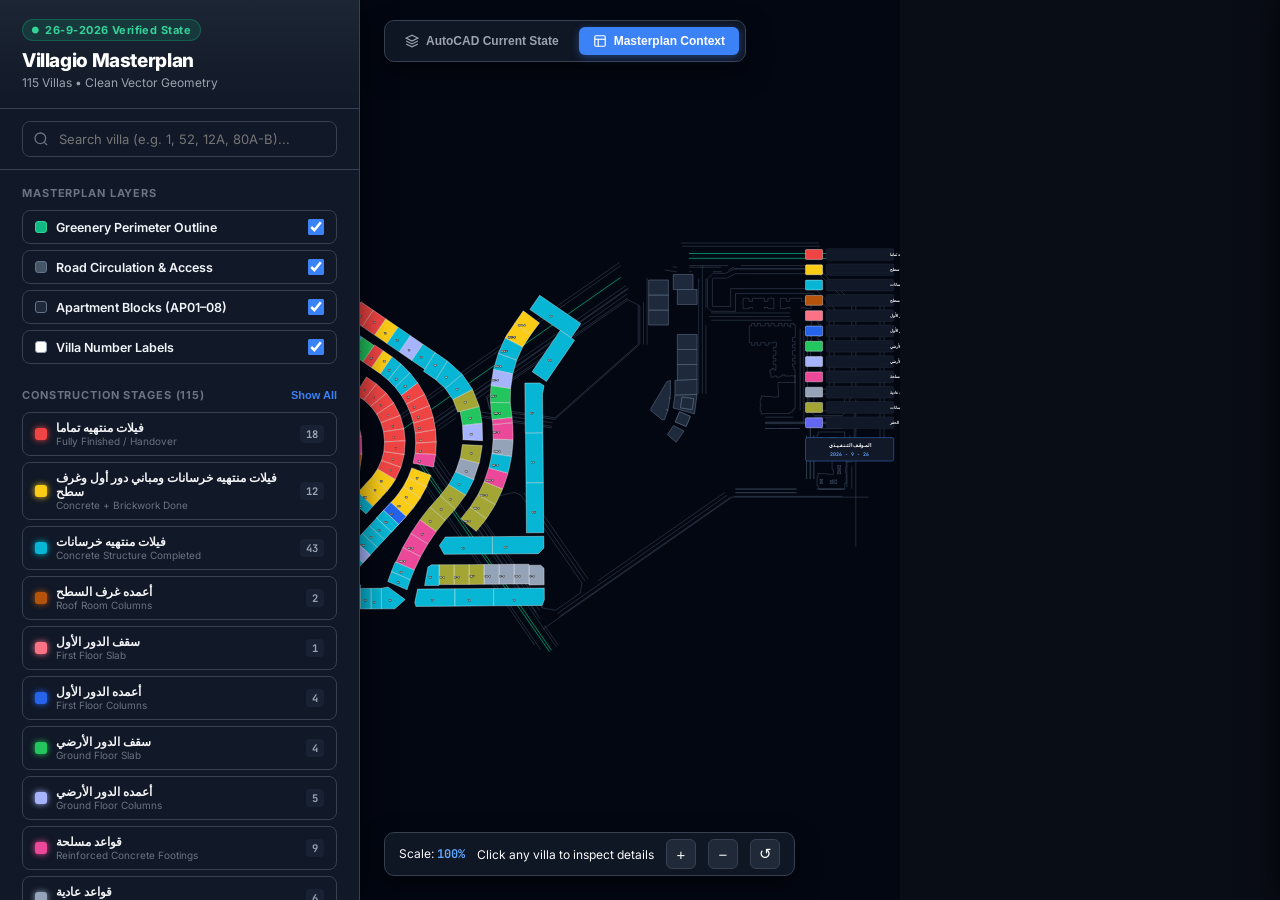
<file: cad-masterplan-viewer.html>
<!DOCTYPE html>
<html lang="en">
<head>
<meta charset="UTF-8"/>
<meta name="viewport" content="width=device-width, initial-scale=1.0"/>
<title>Villagio Masterplan — Precision CAD Vector Masterplan</title>
<link href="https://fonts.googleapis.com/css2?family=Inter:wght@300;400;500;600;700;800&family=JetBrains+Mono:wght@400;500;600;700&display=swap" rel="stylesheet"/>
<style>
  *, *::before, *::after { box-sizing: border-box; margin: 0; padding: 0; }
  :root {
    --bg: #090D16;
    --cad-bg: #030712;
    --surface: #111827;
    --surface-light: #1F2937;
    --surface-card: #182234;
    --border: #374151;
    --border-light: #4B5563;
    --text: #F9FAFB;
    --text-sec: #9CA3AF;
    --text-muted: #6B7280;
    --brand: #3B82F6;
    --brand-glow: rgba(59, 130, 246, 0.4);
    
    --road-color: #475569;
    --green-color: #10B981;
    --apt-color: #38BDF8;
  }

  body {
    font-family: 'Inter', sans-serif;
    background: var(--bg);
    color: var(--text);
    display: flex;
    height: 100vh;
    overflow: hidden;
  }

  /* SIDEBAR */
  .sidebar {
    width: 360px;
    background: var(--surface);
    border-right: 1px solid var(--border);
    display: flex;
    flex-direction: column;
    flex-shrink: 0;
    z-index: 20;
    box-shadow: 4px 0 24px rgba(0,0,0,0.5);
  }

  .sidebar-header {
    padding: 18px 22px;
    border-bottom: 1px solid var(--border);
    background: linear-gradient(180deg, rgba(31,41,55,0.8) 0%, rgba(17,24,39,0) 100%);
  }

  .badge-unified {
    display: inline-flex;
    align-items: center;
    gap: 6px;
    background: rgba(16, 185, 129, 0.15);
    border: 1px solid rgba(16, 185, 129, 0.3);
    color: #34D399;
    font-size: 11px;
    font-weight: 700;
    padding: 3px 9px;
    border-radius: 20px;
    margin-bottom: 8px;
    letter-spacing: 0.04em;
  }

  .title {
    font-size: 19px;
    font-weight: 800;
    color: #fff;
    letter-spacing: -0.02em;
  }

  .subtitle {
    font-size: 12px;
    color: var(--text-sec);
    margin-top: 3px;
  }

  .search-box {
    padding: 12px 22px;
    border-bottom: 1px solid var(--border);
    background: var(--surface);
  }

  .search-input-wrap {
    position: relative;
    width: 100%;
  }

  .search-input {
    width: 100%;
    background: #111827;
    border: 1.5px solid var(--border);
    color: #fff;
    padding: 9px 14px 9px 36px;
    border-radius: 8px;
    font-family: inherit;
    font-size: 13px;
    transition: all 0.2s;
  }

  .search-input:focus {
    outline: none;
    border-color: var(--brand);
    box-shadow: 0 0 0 3px var(--brand-glow);
  }

  .search-icon {
    position: absolute;
    left: 11px;
    top: 50%;
    transform: translateY(-50%);
    color: var(--text-muted);
    pointer-events: none;
  }

  .sidebar-content {
    flex: 1;
    overflow-y: auto;
    padding: 16px 22px;
    display: flex;
    flex-direction: column;
    gap: 18px;
  }

  .section-title {
    font-size: 11px;
    font-weight: 700;
    text-transform: uppercase;
    letter-spacing: 0.08em;
    color: var(--text-muted);
    margin-bottom: 10px;
    display: flex;
    justify-content: space-between;
    align-items: center;
  }

  /* LAYER TOGGLES */
  .layer-card {
    background: #111827;
    border: 1px solid var(--border);
    border-radius: 8px;
    padding: 8px 12px;
    display: flex;
    align-items: center;
    justify-content: space-between;
    cursor: pointer;
    transition: all 0.15s ease;
    user-select: none;
    margin-bottom: 6px;
  }

  .layer-card:hover {
    border-color: #4B5563;
  }

  .layer-info {
    display: flex;
    align-items: center;
    gap: 9px;
  }

  .layer-indicator {
    width: 12px;
    height: 12px;
    border-radius: 3px;
    flex-shrink: 0;
  }

  .layer-name {
    font-size: 12.5px;
    font-weight: 600;
    color: #F1F5F9;
  }

  .layer-checkbox {
    width: 16px;
    height: 16px;
    accent-color: var(--brand);
    cursor: pointer;
  }

  /* STAGES LIST */
  .stage-list {
    display: flex;
    flex-direction: column;
    gap: 6px;
  }

  .stage-item {
    background: #111827;
    border: 1px solid var(--border);
    border-radius: 8px;
    padding: 8px 12px;
    display: flex;
    align-items: center;
    justify-content: space-between;
    cursor: pointer;
    transition: all 0.15s ease;
  }

  .stage-item:hover {
    border-color: #4B5563;
    transform: translateX(2px);
  }

  .stage-item.active {
    border-color: var(--brand);
    background: rgba(59, 130, 246, 0.15);
  }

  .stage-dot {
    width: 12px;
    height: 12px;
    border-radius: 3px;
    flex-shrink: 0;
  }

  .stage-text-ar {
    font-size: 11.5px;
    font-weight: 700;
    color: #F3F4F6;
    direction: rtl;
    text-align: left;
  }

  .stage-text-en {
    font-size: 10px;
    color: var(--text-muted);
    white-space: nowrap;
    overflow: hidden;
    text-overflow: ellipsis;
  }

  .stage-count {
    font-family: 'JetBrains Mono', monospace;
    font-size: 10.5px;
    font-weight: 700;
    color: var(--text-sec);
    background: var(--surface-card);
    padding: 2px 6px;
    border-radius: 4px;
    flex-shrink: 0;
  }

  .reset-filter-btn {
    background: none;
    border: none;
    color: var(--brand);
    font-size: 11px;
    font-weight: 600;
    cursor: pointer;
  }
  .reset-filter-btn:hover { text-decoration: underline; }

  /* CANVAS WORKSPACE */
  .canvas-container {
    flex: 1;
    position: relative;
    overflow: hidden;
    background: var(--cad-bg);
    display: flex;
    align-items: center;
    justify-content: center;
    cursor: grab;
  }

  .canvas-container:active {
    cursor: grabbing;
  }

  #masterSvg {
    width: 100%;
    height: 100%;
    transform-origin: center center;
    transition: transform 0.05s ease-out;
  }

  /* SVG STYLES - CLEAN CAD ACCURACY (NO PURPLE SHROUD, NO WATER OVERFLOW) */
  .cad-greenery {
    fill: none;
    stroke: #10B981;
    stroke-width: 1.5;
    stroke-linecap: round;
    stroke-linejoin: round;
    filter: drop-shadow(0 0 6px rgba(16,185,129,0.3));
  }

  .cad-roads {
    fill: none;
    stroke: #475569;
    stroke-width: 1.0;
    stroke-linecap: round;
    stroke-linejoin: round;
  }

  .cad-apt {
    fill: #1E293B;
    stroke: #64748B;
    stroke-width: 1.2;
    stroke-linejoin: round;
  }

  /* VILLA INTERACTION */
  .villa-group {
    cursor: pointer;
    transition: opacity 0.2s ease;
  }

  .villa-poly {
    stroke: #FFFFFF;
    stroke-width: 0.8;
    stroke-linejoin: round;
    transition: all 0.18s ease;
  }

  .villa-label {
    font-family: 'Inter', sans-serif;
    font-size: 5px;
    font-weight: 800;
    fill: #FFFFFF;
    text-anchor: middle;
    dominant-baseline: central;
    pointer-events: none;
    paint-order: stroke;
    stroke: #000000;
    stroke-width: 1.2px;
    stroke-linecap: round;
    stroke-linejoin: round;
  }

  .villa-group:hover .villa-poly {
    filter: drop-shadow(0 0 8px #FFFFFF) brightness(1.3);
    stroke-width: 1.8;
  }

  .villa-group.selected .villa-poly {
    stroke: #38BDF8;
    stroke-width: 2.5;
    filter: drop-shadow(0 0 14px #38BDF8) brightness(1.4);
  }

  .villa-group.dimmed {
    opacity: 0.10;
  }

  /* TOP VIEW SWITCHER TOOLBAR */
  .top-toolbar {
    position: absolute;
    top: 20px;
    left: 24px;
    background: rgba(17, 24, 39, 0.92);
    backdrop-filter: blur(12px);
    border: 1px solid var(--border);
    border-radius: 10px;
    padding: 6px;
    display: flex;
    align-items: center;
    gap: 6px;
    box-shadow: 0 10px 25px rgba(0,0,0,0.5);
    z-index: 10;
  }

  .view-mode-btn {
    background: transparent;
    border: none;
    color: var(--text-sec);
    padding: 7px 14px;
    border-radius: 6px;
    font-size: 12px;
    font-weight: 600;
    cursor: pointer;
    display: flex;
    align-items: center;
    gap: 7px;
    transition: all 0.18s;
  }

  .view-mode-btn:hover {
    color: #fff;
    background: rgba(255,255,255,0.06);
  }

  .view-mode-btn.active {
    background: var(--brand);
    color: #fff;
    box-shadow: 0 2px 8px var(--brand-glow);
  }

  /* HUD */
  .hud {
    position: absolute;
    bottom: 24px;
    left: 24px;
    background: rgba(17, 24, 39, 0.92);
    backdrop-filter: blur(12px);
    border: 1px solid var(--border);
    border-radius: 10px;
    padding: 6px 14px;
    display: flex;
    align-items: center;
    gap: 12px;
    box-shadow: 0 10px 25px rgba(0,0,0,0.5);
    z-index: 10;
    font-size: 12px;
  }

  .hud-btn {
    background: #1F2937;
    border: 1px solid var(--border);
    color: var(--text);
    width: 30px;
    height: 30px;
    border-radius: 6px;
    display: flex;
    align-items: center;
    justify-content: center;
    font-size: 15px;
    cursor: pointer;
    transition: all 0.2s;
  }
  .hud-btn:hover { background: var(--brand); border-color: #60A5FA; }

  /* DETAILS DRAWER */
  .drawer {
    width: 380px;
    background: var(--surface);
    border-left: 1px solid var(--border);
    display: flex;
    flex-direction: column;
    flex-shrink: 0;
    z-index: 30;
    box-shadow: -4px 0 30px rgba(0,0,0,0.6);
    transform: translateX(100%);
    transition: transform 0.28s cubic-bezier(0.16, 1, 0.3, 1);
  }

  .drawer.open {
    transform: translateX(0);
  }

  .drawer-header {
    padding: 18px 24px;
    border-bottom: 1px solid var(--border);
    display: flex;
    justify-content: space-between;
    align-items: flex-start;
  }

  .drawer-close {
    background: #111827;
    border: 1px solid var(--border);
    color: var(--text-sec);
    width: 32px;
    height: 32px;
    border-radius: 8px;
    cursor: pointer;
    display: flex;
    align-items: center;
    justify-content: center;
    font-size: 18px;
    transition: all 0.2s;
  }
  .drawer-close:hover { background: #374151; color: #fff; }

  .drawer-content {
    flex: 1;
    overflow-y: auto;
    padding: 22px;
    display: flex;
    flex-direction: column;
    gap: 18px;
  }

  .unit-title-row {
    display: flex;
    align-items: center;
    gap: 10px;
  }

  .unit-number-tag {
    font-size: 26px;
    font-weight: 800;
    color: #fff;
    letter-spacing: -0.02em;
  }

  .unit-type-pill {
    background: rgba(59, 130, 246, 0.15);
    border: 1px solid rgba(59, 130, 246, 0.3);
    color: #60A5FA;
    font-size: 11px;
    font-weight: 700;
    padding: 3px 8px;
    border-radius: 12px;
  }

  /* STAGE BANNER */
  .stage-banner {
    border-radius: 10px;
    padding: 14px;
    border: 1px solid;
    display: flex;
    flex-direction: column;
    gap: 8px;
  }

  .stage-banner-header {
    display: flex;
    justify-content: space-between;
    align-items: center;
  }

  .stage-banner-title {
    font-size: 14px;
    font-weight: 700;
    color: #fff;
  }

  .stage-banner-ar {
    font-size: 13px;
    font-weight: 700;
    direction: rtl;
    text-align: left;
  }

  .progress-wrap {
    display: flex;
    flex-direction: column;
    gap: 6px;
  }

  .progress-labels {
    display: flex;
    justify-content: space-between;
    font-size: 11px;
    font-weight: 600;
  }

  .progress-track {
    width: 100%;
    height: 8px;
    background: rgba(255,255,255,0.1);
    border-radius: 6px;
    overflow: hidden;
  }

  .progress-fill {
    height: 100%;
    border-radius: 6px;
    transition: width 0.3s ease;
  }

  .specs-grid {
    display: grid;
    grid-template-columns: 1fr 1fr;
    gap: 10px;
  }

  .spec-card {
    background: #111827;
    border: 1px solid var(--border);
    border-radius: 8px;
    padding: 10px 12px;
  }

  .spec-label {
    font-size: 10.5px;
    color: var(--text-muted);
    text-transform: uppercase;
    letter-spacing: 0.04em;
    font-weight: 600;
  }

  .spec-val {
    font-size: 13px;
    font-weight: 700;
    color: #fff;
    margin-top: 3px;
  }

  .milestone-list {
    display: flex;
    flex-direction: column;
    gap: 8px;
  }

  .milestone-row {
    background: #111827;
    border: 1px solid var(--border);
    border-radius: 6px;
    padding: 8px 12px;
    display: flex;
    align-items: center;
    justify-content: space-between;
    font-size: 12px;
  }

  .milestone-done {
    color: #10B981;
    font-weight: 700;
  }

  .btn-action {
    width: 100%;
    padding: 11px;
    border-radius: 8px;
    font-weight: 700;
    font-size: 13px;
    cursor: pointer;
    border: none;
    transition: all 0.2s;
  }
  .btn-primary { background: var(--brand); color: #fff; }
  .btn-primary:hover { background: #2563EB; }
  .btn-sec { background: #1F2937; border: 1px solid var(--border); color: #fff; }
  .btn-sec:hover { background: #374151; }
</style>
</head>
<body>

<!-- SIDEBAR -->
<div class="sidebar">
  <div class="sidebar-header">
    <div class="badge-unified">
      <span style="font-family:'JetBrains Mono'">●</span> 26-9-2026 Verified State
    </div>
    <div class="title">Villagio Masterplan</div>
    <div class="subtitle">115 Villas • Clean Vector Geometry</div>
  </div>

  <!-- SEARCH -->
  <div class="search-box">
    <div class="search-input-wrap">
      <svg class="search-icon" width="16" height="16" viewBox="0 0 24 24" fill="none" stroke="currentColor" stroke-width="2">
        <circle cx="11" cy="11" r="8"></circle>
        <line x1="21" y1="21" x2="16.65" y2="16.65"></line>
      </svg>
      <input type="text" id="searchInput" class="search-input" placeholder="Search villa (e.g. 1, 52, 12A, 80A-B)..." autocomplete="off"/>
    </div>
  </div>

  <div class="sidebar-content">
    <!-- MASTERPLAN CONTEXT LAYERS -->
    <div>
      <div class="section-title">Masterplan Layers</div>
      
      <div class="layer-card" id="toggleGreen">
        <div class="layer-info">
          <div class="layer-indicator" style="background:#10B981; border: 1px solid #34D399;"></div>
          <span class="layer-name">Greenery Perimeter Outline</span>
        </div>
        <input type="checkbox" id="chkGreen" class="layer-checkbox" checked />
      </div>

      <div class="layer-card" id="toggleRoads">
        <div class="layer-info">
          <div class="layer-indicator" style="background:#475569; border: 1px solid #64748B;"></div>
          <span class="layer-name">Road Circulation & Access</span>
        </div>
        <input type="checkbox" id="chkRoads" class="layer-checkbox" checked />
      </div>

      <div class="layer-card" id="toggleApt">
        <div class="layer-info">
          <div class="layer-indicator" style="background:#1E293B; border: 1px solid #64748B;"></div>
          <span class="layer-name">Apartment Blocks (AP01–08)</span>
        </div>
        <input type="checkbox" id="chkApt" class="layer-checkbox" checked />
      </div>

      <div class="layer-card" id="toggleLabels">
        <div class="layer-info">
          <div class="layer-indicator" style="background:#FFFFFF; border: 1px solid #94A3B8;"></div>
          <span class="layer-name">Villa Number Labels</span>
        </div>
        <input type="checkbox" id="chkLabels" class="layer-checkbox" checked />
      </div>
    </div>

    <!-- 12 STAGES IN AUTOCAD ORDER -->
    <div>
      <div class="section-title">
        <span>Construction Stages (<span id="totalUnitsCount">115</span>)</span>
        <button id="resetFilterBtn" class="reset-filter-btn">Show All</button>
      </div>
      <div class="stage-list" id="stageList"></div>
    </div>
  </div>
</div>

<!-- MAP WORKSPACE -->
<div class="canvas-container" id="canvasContainer">
  <!-- TOP VIEW MODE SWITCHER -->
  <div class="top-toolbar">
    <button class="view-mode-btn" id="btnModeCad" title="Exact CAD drawing matching current-state.html">
      <svg width="14" height="14" viewBox="0 0 24 24" fill="none" stroke="currentColor" stroke-width="2"><path d="M12 2L2 7l10 5 10-5-10-5zM2 17l10 5 10-5M2 12l10 5 10-5"/></svg>
      AutoCAD Current State
    </button>
    <button class="view-mode-btn active" id="btnModeMasterplan" title="Complete Masterplan with Greenery Perimeter & Roads">
      <svg width="14" height="14" viewBox="0 0 24 24" fill="none" stroke="currentColor" stroke-width="2"><rect x="3" y="3" width="18" height="18" rx="2"/><line x1="3" y1="9" x2="21" y2="9"/><line x1="9" y1="21" x2="9" y2="9"/></svg>
      Masterplan Context
    </button>
  </div>

  <svg id="masterSvg" viewBox="0 0 1200 1080" preserveAspectRatio="xMidYMid meet">
    <defs>
      <filter id="glow-green" x="-20%" y="-20%" width="140%" height="140%">
        <feDropShadow dx="0" dy="0" stdDeviation="4" flood-color="#10B981" flood-opacity="0.4"/>
      </filter>
    </defs>
    <g id="viewportGroup">
      <!-- 1. GREENERY PERIMETER (Highlighting compound shape) -->
      <g id="greeneryLayer" class="cad-layer"></g>

      <!-- 2. ROADS (Clean line strokes, NO fill) -->
      <g id="roadsLayer" class="cad-layer"></g>

      <!-- 3. APARTMENTS (Clean building footprints, NO purple shroud) -->
      <g id="apartmentsLayer" class="cad-layer"></g>

      <!-- 4. 115 VILLAS (Exact stage colors & labels) -->
      <g id="villasLayer" class="cad-layer"></g>

      <!-- 5. ON-CANVAS AUTOCAD LEGEND -->
      <g id="legendLayer"></g>
    </g>
  </svg>

  <div class="hud">
    <span>Scale: <strong id="scaleText" style="color:#60A5FA; font-family:'JetBrains Mono'">100%</strong></span>
    <span>Click any villa to inspect details</span>
    <button class="hud-btn" id="zoomInBtn" title="Zoom In">+</button>
    <button class="hud-btn" id="zoomOutBtn" title="Zoom Out">−</button>
    <button class="hud-btn" id="resetZoomBtn" title="Reset View">↺</button>
  </div>
</div>

<!-- DETAILS DRAWER -->
<div class="drawer" id="detailsDrawer">
  <div class="drawer-header">
    <div>
      <div class="unit-title-row">
        <div class="unit-number-tag" id="drawerUnitNum">Villa --</div>
        <div class="unit-type-pill" id="drawerUnitType">Villa</div>
      </div>
      <div style="font-size:12px; color:var(--text-sec); margin-top:3px">Villagio Compound</div>
    </div>
    <button class="drawer-close" id="drawerCloseBtn">&times;</button>
  </div>

  <div class="drawer-content">
    <!-- STAGE BANNER -->
    <div class="stage-banner" id="drawerStageBanner">
      <div class="stage-banner-header">
        <span class="stage-banner-title" id="drawerStageNameEn">Stage Name</span>
        <span id="drawerProgressBadge" style="font-family:'JetBrains Mono'; font-weight:700; font-size:13px">100%</span>
      </div>
      <div class="stage-banner-ar" id="drawerStageNameAr">اسم المرحلة</div>

      <div class="progress-wrap">
        <div class="progress-labels">
          <span>Stage Completion</span>
          <span id="drawerProgressPct">100%</span>
        </div>
        <div class="progress-track">
          <div class="progress-fill" id="drawerProgressFill" style="width:100%"></div>
        </div>
      </div>
    </div>

    <!-- SPECS -->
    <div class="specs-grid">
      <div class="spec-card">
        <div class="spec-label">CAD Position</div>
        <div class="spec-val" id="drawerCadPos" style="font-family:'JetBrains Mono'; font-size:12px">X: --, Y: --</div>
      </div>
      <div class="spec-card">
        <div class="spec-label">Target Completion</div>
        <div class="spec-val" id="drawerTargetDate">Q4 2026</div>
      </div>
      <div class="spec-card">
        <div class="spec-label">Assigned Engineer</div>
        <div class="spec-val" id="drawerEngineer">Eng. Ahmed M.</div>
      </div>
      <div class="spec-card">
        <div class="spec-label">Inspection Status</div>
        <div class="spec-val" id="drawerInspection" style="color:#10B981">Verified ✓</div>
      </div>
    </div>

    <!-- MILESTONE TIMELINE -->
    <div>
      <div class="section-title">Milestone Checklist</div>
      <div class="milestone-list" id="drawerMilestones"></div>
    </div>

    <!-- ACTIONS -->
    <div style="display:flex; flex-direction:column; gap:8px; margin-top:auto">
      <button class="btn-action btn-primary" id="btnLogIssue">Log Site Issue</button>
      <button class="btn-action btn-sec" id="btnHandover">Handover Sign-off</button>
    </div>
  </div>
</div>

<script src="unified-cad-masterplan.js"></script>
<script>
  const data = typeof UNIFIED_MASTERPLAN !== 'undefined' ? UNIFIED_MASTERPLAN : null;
  const masterSvg = document.getElementById('masterSvg');
  const viewportGroup = document.getElementById('viewportGroup');
  const greeneryLayer = document.getElementById('greeneryLayer');
  const roadsLayer = document.getElementById('roadsLayer');
  const apartmentsLayer = document.getElementById('apartmentsLayer');
  const villasLayer = document.getElementById('villasLayer');
  const legendLayer = document.getElementById('legendLayer');

  const stageList = document.getElementById('stageList');
  const drawer = document.getElementById('detailsDrawer');

  let selectedVillaId = null;
  let activeStageFilter = null;
  let showLabels = true;

  if (data) {
    if (data.meta && data.meta.viewBox) {
      masterSvg.setAttribute('viewBox', data.meta.viewBox);
    }
    document.getElementById('totalUnitsCount').textContent = data.layers.villas.length;

    // 1. Count villas per stage
    const stageCounts = {};
    data.stagesOrder.forEach(key => { stageCounts[key] = 0; });
    data.layers.villas.forEach(v => {
      const code = v.colorCode || 'unhatched';
      stageCounts[code] = (stageCounts[code] || 0) + 1;
    });

    // 2. Populate Sidebar Stages
    data.stagesOrder.forEach(code => {
      const st = data.stages[code];
      if (!st) return;
      const count = stageCounts[code] || 0;

      const card = document.createElement('div');
      card.className = 'stage-item';
      card.setAttribute('data-stage-code', code);
      card.innerHTML = `
        <div style="display:flex; align-items:center; gap:9px">
          <div class="stage-dot" style="background:${st.color}; box-shadow: 0 0 6px ${st.color}"></div>
          <div>
            <div class="stage-text-ar">${st.name_ar}</div>
            <div class="stage-text-en">${st.name_en}</div>
          </div>
        </div>
        <span class="stage-count">${count}</span>
      `;

      card.addEventListener('click', () => {
        if (activeStageFilter === code) {
          activeStageFilter = null;
          card.classList.remove('active');
        } else {
          document.querySelectorAll('.stage-item').forEach(i => i.classList.remove('active'));
          card.classList.add('active');
          activeStageFilter = code;
        }
        applyFilters();
      });

      stageList.appendChild(card);
    });

    // 3. Render Greenery Perimeter (Perimeter highlights)
    if (data.layers.greenery) {
      data.layers.greenery.forEach(d => {
        const p = document.createElementNS('http://www.w3.org/2000/svg', 'path');
        p.setAttribute('d', d);
        p.setAttribute('class', 'cad-greenery');
        greeneryLayer.appendChild(p);
      });
    }

    // 4. Render Roads (Clean stroke lines, strictly fill: none)
    if (data.layers.roads) {
      data.layers.roads.forEach(d => {
        const p = document.createElementNS('http://www.w3.org/2000/svg', 'path');
        p.setAttribute('d', d);
        p.setAttribute('class', 'cad-roads');
        roadsLayer.appendChild(p);
      });
    }

    // 5. Render Apartment Footprints (Clean crisp building footprints)
    if (data.layers.apartments) {
      data.layers.apartments.forEach(d => {
        const p = document.createElementNS('http://www.w3.org/2000/svg', 'path');
        p.setAttribute('d', d);
        p.setAttribute('class', 'cad-apt');
        apartmentsLayer.appendChild(p);
      });
    }

    // 6. Render 115 Villas
    data.layers.villas.forEach(v => {
      const g = document.createElementNS('http://www.w3.org/2000/svg', 'g');
      g.setAttribute('class', 'villa-group');
      g.setAttribute('id', 'vg_' + v.id);
      g.setAttribute('data-villa-id', v.id);
      g.setAttribute('data-stage-code', v.colorCode || 'unhatched');

      // Poly
      const poly = document.createElementNS('http://www.w3.org/2000/svg', 'path');
      poly.setAttribute('d', v.svgPath);
      poly.setAttribute('fill', v.stage.color);
      poly.setAttribute('class', 'villa-poly');
      g.appendChild(poly);

      // Label
      const txt = document.createElementNS('http://www.w3.org/2000/svg', 'text');
      txt.setAttribute('x', v.labelX);
      txt.setAttribute('y', v.labelY);
      txt.setAttribute('class', 'villa-label');
      txt.textContent = v.unitNumber;
      g.appendChild(txt);

      // Click
      g.addEventListener('click', (e) => {
        e.stopPropagation();
        selectVilla(v);
      });

      villasLayer.appendChild(g);
    });

    // 7. On-Canvas Legend (Arabic AutoCAD format on right side)
    const legendX = 990;
    let legendY = 60;
    const swatchW = 38;
    const swatchH = 22;
    const gap = 34;

    data.stagesOrder.forEach(code => {
      const st = data.stages[code];
      if (!st) return;

      const legG = document.createElementNS('http://www.w3.org/2000/svg', 'g');
      legG.style.cursor = 'pointer';

      // Rect Swatch
      const rect = document.createElementNS('http://www.w3.org/2000/svg', 'rect');
      rect.setAttribute('x', legendX);
      rect.setAttribute('y', legendY);
      rect.setAttribute('width', swatchW);
      rect.setAttribute('height', swatchH);
      rect.setAttribute('fill', st.color);
      rect.setAttribute('stroke', '#FFFFFF');
      rect.setAttribute('stroke-width', '0.8');
      rect.setAttribute('rx', '2');
      legG.appendChild(rect);

      // Label Box
      const box = document.createElementNS('http://www.w3.org/2000/svg', 'rect');
      box.setAttribute('x', legendX + 46);
      box.setAttribute('y', legendY - 2);
      box.setAttribute('width', 150);
      box.setAttribute('height', swatchH + 4);
      box.setAttribute('fill', '#111827');
      box.setAttribute('stroke', '#374151');
      box.setAttribute('stroke-width', '0.6');
      box.setAttribute('rx', '3');
      legG.appendChild(box);

      // Arabic text
      const txt = document.createElementNS('http://www.w3.org/2000/svg', 'text');
      txt.setAttribute('x', legendX + 188);
      txt.setAttribute('y', legendY + 14);
      txt.setAttribute('text-anchor', 'end');
      txt.setAttribute('fill', '#FFFFFF');
      txt.setAttribute('font-family', 'Inter, sans-serif');
      txt.setAttribute('font-size', '8.5px');
      txt.setAttribute('font-weight', '700');
      txt.setAttribute('direction', 'rtl');
      txt.textContent = st.name_ar;
      legG.appendChild(txt);

      legG.addEventListener('click', () => {
        const sidebarCard = document.querySelector(`.stage-item[data-stage-code="${code}"]`);
        if (sidebarCard) sidebarCard.click();
      });

      legendLayer.appendChild(legG);
      legendY += gap;
    });

    // Date box
    const dateBox = document.createElementNS('http://www.w3.org/2000/svg', 'g');
    dateBox.innerHTML = `
      <rect x="${legendX}" y="${legendY + 10}" width="196" height="52" fill="#111827" stroke="#3B82F6" stroke-width="1" rx="4"/>
      <text x="${legendX + 98}" y="${legendY + 30}" text-anchor="middle" fill="#FFFFFF" font-family="Inter, sans-serif" font-size="12px" font-weight="800">المـوقـف التـنـفـيـذي</text>
      <text x="${legendX + 98}" y="${legendY + 50}" text-anchor="middle" fill="#60A5FA" font-family="'JetBrains Mono', monospace" font-size="11px" font-weight="700">2026 - 9 - 26</text>
    `;
    legendLayer.appendChild(dateBox);
  }

  // LAYER TOGGLE LISTENERS
  document.getElementById('chkGreen').addEventListener('change', (e) => {
    greeneryLayer.style.display = e.target.checked ? 'block' : 'none';
  });
  document.getElementById('toggleGreen').addEventListener('click', (e) => {
    if (e.target.tagName !== 'INPUT') {
      const chk = document.getElementById('chkGreen');
      chk.checked = !chk.checked;
      chk.dispatchEvent(new Event('change'));
    }
  });

  document.getElementById('chkRoads').addEventListener('change', (e) => {
    roadsLayer.style.display = e.target.checked ? 'block' : 'none';
  });
  document.getElementById('toggleRoads').addEventListener('click', (e) => {
    if (e.target.tagName !== 'INPUT') {
      const chk = document.getElementById('chkRoads');
      chk.checked = !chk.checked;
      chk.dispatchEvent(new Event('change'));
    }
  });

  document.getElementById('chkApt').addEventListener('change', (e) => {
    apartmentsLayer.style.display = e.target.checked ? 'block' : 'none';
  });
  document.getElementById('toggleApt').addEventListener('click', (e) => {
    if (e.target.tagName !== 'INPUT') {
      const chk = document.getElementById('chkApt');
      chk.checked = !chk.checked;
      chk.dispatchEvent(new Event('change'));
    }
  });

  document.getElementById('chkLabels').addEventListener('change', (e) => {
    showLabels = e.target.checked;
    document.querySelectorAll('.villa-label').forEach(lbl => {
      lbl.style.display = showLabels ? 'block' : 'none';
    });
  });
  document.getElementById('toggleLabels').addEventListener('click', (e) => {
    if (e.target.tagName !== 'INPUT') {
      const chk = document.getElementById('chkLabels');
      chk.checked = !chk.checked;
      chk.dispatchEvent(new Event('change'));
    }
  });

  // VIEW MODE SWITCHER
  const btnModeCad = document.getElementById('btnModeCad');
  const btnModeMasterplan = document.getElementById('btnModeMasterplan');

  btnModeCad.addEventListener('click', () => {
    btnModeCad.classList.add('active');
    btnModeMasterplan.classList.remove('active');
    // Hide masterplan context (greenery, roads, apartments) for pure CAD view
    document.getElementById('chkGreen').checked = false;
    document.getElementById('chkRoads').checked = false;
    document.getElementById('chkApt').checked = false;
    greeneryLayer.style.display = 'none';
    roadsLayer.style.display = 'none';
    apartmentsLayer.style.display = 'none';
  });

  btnModeMasterplan.addEventListener('click', () => {
    btnModeMasterplan.classList.add('active');
    btnModeCad.classList.remove('active');
    // Show clean masterplan context
    document.getElementById('chkGreen').checked = true;
    document.getElementById('chkRoads').checked = true;
    document.getElementById('chkApt').checked = true;
    greeneryLayer.style.display = 'block';
    roadsLayer.style.display = 'block';
    apartmentsLayer.style.display = 'block';
  });

  // SELECTION & DRAWER
  function selectVilla(v) {
    selectedVillaId = v.id;
    document.querySelectorAll('.villa-group').forEach(g => {
      g.classList.toggle('selected', g.getAttribute('data-villa-id') === v.id);
    });

    document.getElementById('drawerUnitNum').textContent = 'Villa ' + v.unitNumber;
    document.getElementById('drawerUnitType').textContent = v.unitType;

    const banner = document.getElementById('drawerStageBanner');
    banner.style.backgroundColor = v.stage.color + '22';
    banner.style.borderColor = v.stage.color;

    document.getElementById('drawerStageNameEn').textContent = v.stage.name_en;
    document.getElementById('drawerStageNameAr').textContent = v.stage.name_ar;
    document.getElementById('drawerStageNameAr').style.color = v.stage.color;

    const pct = v.stage.progress + '%';
    document.getElementById('drawerProgressBadge').textContent = pct;
    document.getElementById('drawerProgressBadge').style.color = v.stage.color;
    document.getElementById('drawerProgressPct').textContent = pct;

    const fill = document.getElementById('drawerProgressFill');
    fill.style.width = pct;
    fill.style.backgroundColor = v.stage.color;

    document.getElementById('drawerCadPos').textContent = `X: ${v.cadX}, Y: ${v.cadY}`;

    // Milestones Checklist
    const mList = document.getElementById('drawerMilestones');
    mList.innerHTML = '';
    const milestones = [
      { name: 'Excavation & Site Prep', req: 10 },
      { name: 'Plain Concrete Footings', req: 25 },
      { name: 'Reinforced Concrete Footings', req: 35 },
      { name: 'Ground Floor Columns', req: 45 },
      { name: 'Ground Floor Slab', req: 55 },
      { name: 'First Floor Columns', req: 65 },
      { name: 'First Floor Slab', req: 75 },
      { name: 'Roof Room Columns', req: 82 },
      { name: 'Concrete Structure Done', req: 90 },
      { name: 'Brickwork & Facades', req: 95 },
      { name: 'Final Handover', req: 100 }
    ];

    milestones.forEach(m => {
      const isDone = v.stage.progress >= m.req;
      const row = document.createElement('div');
      row.className = 'milestone-row';
      row.innerHTML = `
        <span style="color:${isDone ? '#F3F4F6' : '#6B7280'}">${m.name}</span>
        <span class="${isDone ? 'milestone-done' : ''}" style="font-size:11px; font-weight:700">
          ${isDone ? 'COMPLETED ✓' : 'PENDING'}
        </span>
      `;
      mList.appendChild(row);
    });

    drawer.classList.add('open');
  }

  document.getElementById('drawerCloseBtn').addEventListener('click', () => {
    drawer.classList.remove('open');
    if (selectedVillaId) {
      const el = document.getElementById('vg_' + selectedVillaId);
      if (el) el.classList.remove('selected');
      selectedVillaId = null;
    }
  });

  // FILTERS
  function applyFilters() {
    const q = document.getElementById('searchInput').value.trim().toLowerCase();
    document.querySelectorAll('.villa-group').forEach(g => {
      const st = g.getAttribute('data-stage-code');
      const vid = g.getAttribute('data-villa-id').toLowerCase();
      let match = true;
      if (activeStageFilter !== null && st != activeStageFilter) match = false;
      if (q && !vid.includes(q)) match = false;
      g.classList.toggle('dimmed', !match);
    });
  }

  document.getElementById('searchInput').addEventListener('input', applyFilters);
  document.getElementById('resetFilterBtn').addEventListener('click', () => {
    activeStageFilter = null;
    document.querySelectorAll('.stage-item').forEach(i => i.classList.remove('active'));
    document.getElementById('searchInput').value = '';
    applyFilters();
  });

  // PAN & ZOOM ENGINE
  let panX = 0, panY = 0, zoom = 1;
  let isPanning = false, startX = 0, startY = 0;
  const container = document.getElementById('canvasContainer');

  function updateTransform() {
    viewportGroup.setAttribute('transform', `translate(${panX}, ${panY}) scale(${zoom})`);
    document.getElementById('scaleText').textContent = Math.round(zoom * 100) + '%';
  }

  container.addEventListener('mousedown', (e) => {
    if (e.target.closest('.hud') || e.target.closest('.top-toolbar')) return;
    isPanning = true;
    startX = e.clientX - panX;
    startY = e.clientY - panY;
  });

  window.addEventListener('mousemove', (e) => {
    if (!isPanning) return;
    panX = e.clientX - startX;
    panY = e.clientY - startY;
    updateTransform();
  });

  window.addEventListener('mouseup', () => { isPanning = false; });

  container.addEventListener('wheel', (e) => {
    e.preventDefault();
    const zoomFactor = e.deltaY < 0 ? 1.15 : 0.87;
    zoom = Math.max(0.4, Math.min(6.0, zoom * zoomFactor));
    updateTransform();
  }, { passive: false });

  document.getElementById('zoomInBtn').addEventListener('click', () => {
    zoom = Math.min(6.0, zoom * 1.25);
    updateTransform();
  });
  document.getElementById('zoomOutBtn').addEventListener('click', () => {
    zoom = Math.max(0.4, zoom * 0.8);
    updateTransform();
  });
  document.getElementById('resetZoomBtn').addEventListener('click', () => {
    panX = 0; panY = 0; zoom = 1;
    updateTransform();
  });

  // Close drawer when clicking background
  container.addEventListener('click', (e) => {
    if (!e.target.closest('.villa-group') && !e.target.closest('.hud') && !e.target.closest('.top-toolbar')) {
      drawer.classList.remove('open');
      if (selectedVillaId) {
        const el = document.getElementById('vg_' + selectedVillaId);
        if (el) el.classList.remove('selected');
        selectedVillaId = null;
      }
    }
  });

  // Action buttons
  document.getElementById('btnLogIssue').addEventListener('click', () => {
    alert(`Logged inspection note for ${document.getElementById('drawerUnitNum').textContent}`);
  });
  document.getElementById('btnHandover').addEventListener('click', () => {
    alert(`Handover sign-off initiated for ${document.getElementById('drawerUnitNum').textContent}`);
  });
</script>
</body>
</html>
</file>
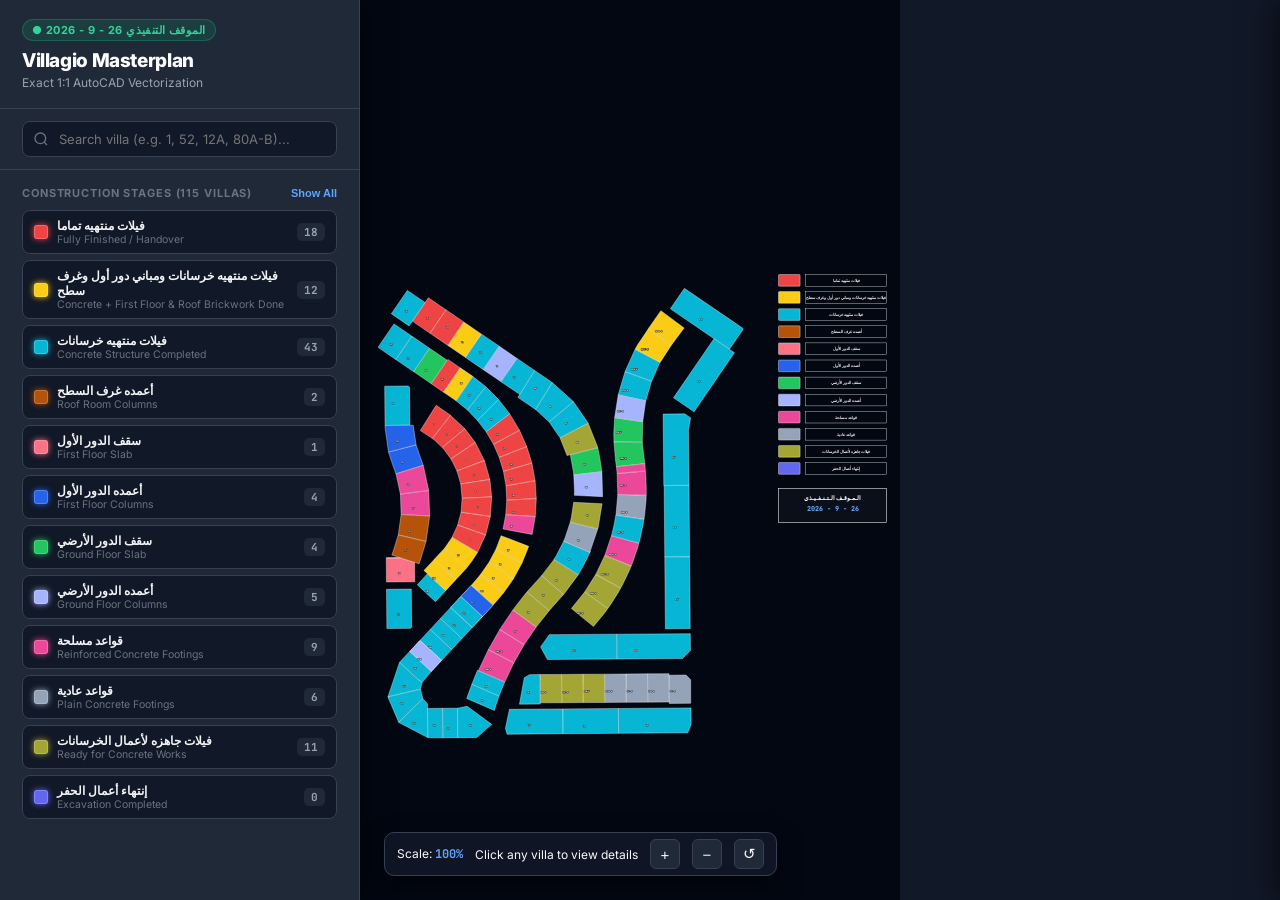
<file: current-state.html>
<!DOCTYPE html>
<html lang="en">
<head>
<meta charset="UTF-8"/>
<meta name="viewport" content="width=device-width, initial-scale=1.0"/>
<title>Villagio — Current Project State (26-9-2026)</title>
<link href="https://fonts.googleapis.com/css2?family=Inter:wght@300;400;500;600;700;800&family=JetBrains+Mono:wght@400;500;600;700&display=swap" rel="stylesheet"/>
<style>
  *, *::before, *::after { box-sizing: border-box; margin: 0; padding: 0; }
  :root {
    --bg: #111827;
    --cad-bg: #030712;
    --surface: #1F2937;
    --surface-card: #182234;
    --border: #374151;
    --text: #F9FAFB;
    --text-sec: #9CA3AF;
    --text-muted: #6B7280;
    --brand: #3B82F6;
    --brand-glow: rgba(59, 130, 246, 0.4);
  }

  body {
    font-family: 'Inter', sans-serif;
    background: var(--bg);
    color: var(--text);
    display: flex;
    height: 100vh;
    overflow: hidden;
  }

  /* SIDEBAR */
  .sidebar {
    width: 360px;
    background: var(--surface);
    border-right: 1px solid var(--border);
    display: flex;
    flex-direction: column;
    flex-shrink: 0;
    z-index: 20;
    box-shadow: 4px 0 24px rgba(0,0,0,0.5);
  }

  .sidebar-header {
    padding: 18px 22px;
    border-bottom: 1px solid var(--border);
    background: linear-gradient(180deg, rgba(31,41,55,0.8) 0%, rgba(17,24,39,0) 100%);
  }

  .badge-date {
    display: inline-flex;
    align-items: center;
    gap: 6px;
    background: rgba(16, 185, 129, 0.15);
    border: 1px solid rgba(16, 185, 129, 0.3);
    color: #34D399;
    font-size: 11px;
    font-weight: 700;
    padding: 3px 9px;
    border-radius: 20px;
    margin-bottom: 8px;
    letter-spacing: 0.04em;
  }

  .title {
    font-size: 19px;
    font-weight: 800;
    color: #fff;
    letter-spacing: -0.02em;
  }

  .subtitle {
    font-size: 12px;
    color: var(--text-sec);
    margin-top: 3px;
  }

  .search-box {
    padding: 12px 22px;
    border-bottom: 1px solid var(--border);
    background: var(--surface);
  }

  .search-input-wrap {
    position: relative;
    width: 100%;
  }

  .search-input {
    width: 100%;
    background: #111827;
    border: 1.5px solid var(--border);
    color: #fff;
    padding: 9px 14px 9px 36px;
    border-radius: 8px;
    font-family: inherit;
    font-size: 13px;
    transition: all 0.2s;
  }

  .search-input:focus {
    outline: none;
    border-color: var(--brand);
    box-shadow: 0 0 0 3px var(--brand-glow);
  }

  .search-icon {
    position: absolute;
    left: 11px;
    top: 50%;
    transform: translateY(-50%);
    color: var(--text-muted);
    pointer-events: none;
  }

  .sidebar-content {
    flex: 1;
    overflow-y: auto;
    padding: 16px 22px;
    display: flex;
    flex-direction: column;
    gap: 16px;
  }

  .section-title {
    font-size: 11px;
    font-weight: 700;
    text-transform: uppercase;
    letter-spacing: 0.08em;
    color: var(--text-muted);
    margin-bottom: 10px;
    display: flex;
    justify-content: space-between;
    align-items: center;
  }

  .reset-filter-btn {
    background: none;
    border: none;
    color: #60A5FA;
    font-size: 11px;
    cursor: pointer;
    font-weight: 600;
  }
  .reset-filter-btn:hover { text-decoration: underline; }

  /* STAGE FILTER CHIPS */
  .stage-list {
    display: flex;
    flex-direction: column;
    gap: 6px;
  }

  .stage-item {
    background: #111827;
    border: 1px solid var(--border);
    border-radius: 8px;
    padding: 7px 11px;
    display: flex;
    align-items: center;
    justify-content: space-between;
    cursor: pointer;
    transition: all 0.15s ease;
    user-select: none;
  }

  .stage-item:hover {
    border-color: #4B5563;
    transform: translateX(2px);
  }

  .stage-item.active {
    border-color: var(--brand);
    background: rgba(59, 130, 246, 0.15);
  }

  .stage-info {
    display: flex;
    align-items: center;
    gap: 9px;
    min-width: 0;
  }

  .stage-color-dot {
    width: 14px;
    height: 14px;
    border-radius: 3px;
    flex-shrink: 0;
    box-shadow: 0 0 6px currentColor;
    border: 1px solid rgba(255,255,255,0.2);
  }

  .stage-labels {
    display: flex;
    flex-direction: column;
    min-width: 0;
  }

  .stage-name-ar {
    font-size: 12px;
    font-weight: 700;
    color: #F3F4F6;
    direction: rtl;
    text-align: left;
  }

  .stage-name-en {
    font-size: 10.5px;
    color: var(--text-muted);
    white-space: nowrap;
    overflow: hidden;
    text-overflow: ellipsis;
  }

  .stage-badge {
    font-family: 'JetBrains Mono', monospace;
    font-size: 11px;
    font-weight: 700;
    color: var(--text-sec);
    background: var(--surface);
    padding: 2px 7px;
    border-radius: 5px;
    flex-shrink: 0;
  }

  /* CANVAS WORKSPACE */
  .canvas-container {
    flex: 1;
    position: relative;
    overflow: hidden;
    background: var(--cad-bg);
    display: flex;
    align-items: center;
    justify-content: center;
    cursor: grab;
  }

  .canvas-container:active {
    cursor: grabbing;
  }

  #masterSvg {
    width: 100%;
    height: 100%;
    transform-origin: center center;
    transition: transform 0.05s ease-out;
  }

  /* VILLA SVG INTERACTION */
  .villa-group {
    cursor: pointer;
    transition: opacity 0.2s ease;
  }

  .villa-poly {
    stroke: #FFFFFF;
    stroke-width: 0.8;
    stroke-linejoin: round;
    transition: all 0.18s ease;
  }

  .villa-label {
    font-family: 'Inter', sans-serif;
    font-size: 5px;
    font-weight: 800;
    fill: #FFFFFF;
    text-anchor: middle;
    dominant-baseline: central;
    pointer-events: none;
    paint-order: stroke;
    stroke: #000000;
    stroke-width: 1.2px;
    stroke-linecap: round;
    stroke-linejoin: round;
  }

  .villa-group:hover .villa-poly {
    filter: drop-shadow(0 0 10px #FFFFFF) brightness(1.3);
    stroke-width: 1.8;
  }

  .villa-group.selected .villa-poly {
    stroke: #38BDF8;
    stroke-width: 2.5;
    filter: drop-shadow(0 0 16px #38BDF8) brightness(1.4);
  }

  .villa-group.dimmed {
    opacity: 0.12;
  }

  /* HUD CONTROLS */
  .hud {
    position: absolute;
    bottom: 24px;
    left: 24px;
    background: rgba(17, 24, 39, 0.9);
    backdrop-filter: blur(12px);
    border: 1px solid var(--border);
    border-radius: 10px;
    padding: 6px 12px;
    display: flex;
    align-items: center;
    gap: 12px;
    box-shadow: 0 10px 25px rgba(0,0,0,0.5);
    z-index: 10;
    font-size: 12px;
  }

  .hud-btn {
    background: #1F2937;
    border: 1px solid var(--border);
    color: var(--text);
    width: 30px;
    height: 30px;
    border-radius: 6px;
    display: flex;
    align-items: center;
    justify-content: center;
    font-size: 15px;
    cursor: pointer;
    transition: all 0.2s;
  }
  .hud-btn:hover { background: var(--brand); border-color: #60A5FA; }

  /* DETAILS DRAWER */
  .drawer {
    width: 380px;
    background: var(--surface);
    border-left: 1px solid var(--border);
    display: flex;
    flex-direction: column;
    flex-shrink: 0;
    z-index: 30;
    box-shadow: -4px 0 30px rgba(0,0,0,0.6);
    transform: translateX(100%);
    transition: transform 0.28s cubic-bezier(0.16, 1, 0.3, 1);
  }

  .drawer.open {
    transform: translateX(0);
  }

  .drawer-header {
    padding: 18px 24px;
    border-bottom: 1px solid var(--border);
    display: flex;
    justify-content: space-between;
    align-items: flex-start;
  }

  .drawer-close {
    background: #111827;
    border: 1px solid var(--border);
    color: var(--text-sec);
    width: 32px;
    height: 32px;
    border-radius: 8px;
    cursor: pointer;
    display: flex;
    align-items: center;
    justify-content: center;
    font-size: 18px;
    transition: all 0.2s;
  }
  .drawer-close:hover { background: #374151; color: #fff; }

  .drawer-content {
    flex: 1;
    overflow-y: auto;
    padding: 22px;
    display: flex;
    flex-direction: column;
    gap: 18px;
  }

  .unit-title-row {
    display: flex;
    align-items: center;
    gap: 10px;
  }

  .unit-number-tag {
    font-size: 26px;
    font-weight: 800;
    color: #fff;
    letter-spacing: -0.02em;
  }

  .unit-type-pill {
    background: rgba(59, 130, 246, 0.15);
    border: 1px solid rgba(59, 130, 246, 0.3);
    color: #60A5FA;
    font-size: 11px;
    font-weight: 700;
    padding: 3px 8px;
    border-radius: 12px;
  }

  /* STAGE BANNER */
  .stage-banner {
    border-radius: 10px;
    padding: 14px;
    border: 1px solid;
    display: flex;
    flex-direction: column;
    gap: 8px;
  }

  .stage-banner-header {
    display: flex;
    justify-content: space-between;
    align-items: center;
  }

  .stage-banner-title {
    font-size: 14px;
    font-weight: 700;
    color: #fff;
  }

  .stage-banner-ar {
    font-size: 13px;
    font-weight: 700;
    direction: rtl;
    text-align: left;
  }

  /* PROGRESS BAR */
  .progress-wrap {
    display: flex;
    flex-direction: column;
    gap: 6px;
  }

  .progress-labels {
    display: flex;
    justify-content: space-between;
    font-size: 11px;
    font-weight: 600;
  }

  .progress-track {
    width: 100%;
    height: 8px;
    background: rgba(255,255,255,0.1);
    border-radius: 6px;
    overflow: hidden;
  }

  .progress-fill {
    height: 100%;
    border-radius: 6px;
    transition: width 0.4s ease;
  }

  /* SPECS GRID */
  .specs-grid {
    display: grid;
    grid-template-columns: 1fr 1fr;
    gap: 10px;
  }

  .spec-card {
    background: #111827;
    border: 1px solid var(--border);
    border-radius: 8px;
    padding: 10px 12px;
  }

  .spec-label {
    font-size: 10px;
    font-weight: 700;
    text-transform: uppercase;
    letter-spacing: 0.05em;
    color: var(--text-muted);
  }

  .spec-val {
    font-size: 13px;
    font-weight: 600;
    color: #fff;
    margin-top: 3px;
  }

  /* TIMELINE MILESTONES */
  .milestone-list {
    display: flex;
    flex-direction: column;
    gap: 7px;
  }

  .milestone-item {
    display: flex;
    align-items: center;
    gap: 10px;
    font-size: 12px;
    padding: 7px 10px;
    border-radius: 6px;
    background: #111827;
    border: 1px solid var(--border);
  }

  .ms-check {
    width: 16px;
    height: 16px;
    border-radius: 50%;
    display: flex;
    align-items: center;
    justify-content: center;
    font-size: 9px;
    font-weight: 800;
    flex-shrink: 0;
  }

  .ms-done { background: #10B981; color: #fff; }
  .ms-active { background: #F59E0B; color: #fff; }
  .ms-pending { background: #374151; color: #9CA3AF; }

  /* ACTION BUTTONS */
  .btn-action {
    width: 100%;
    padding: 10px;
    border-radius: 8px;
    border: none;
    font-family: inherit;
    font-size: 13px;
    font-weight: 600;
    cursor: pointer;
    transition: all 0.2s;
  }

  .btn-primary { background: var(--brand); color: #fff; }
  .btn-primary:hover { background: #2563EB; }
  .btn-sec { background: #111827; border: 1px solid var(--border); color: var(--text); }
  .btn-sec:hover { background: #374151; }
</style>
</head>
<body>

<!-- SIDEBAR -->
<div class="sidebar">
  <div class="sidebar-header">
    <div class="badge-date">● الموقف التنفيذي 26 - 9 - 2026</div>
    <div class="title">Villagio Masterplan</div>
    <div class="subtitle">Exact 1:1 AutoCAD Vectorization</div>
  </div>

  <div class="search-box">
    <div class="search-input-wrap">
      <svg class="search-icon" width="16" height="16" viewBox="0 0 24 24" fill="none" stroke="currentColor" stroke-width="2">
        <circle cx="11" cy="11" r="8"></circle>
        <line x1="21" y1="21" x2="16.65" y2="16.65"></line>
      </svg>
      <input type="text" id="searchInput" class="search-input" placeholder="Search villa (e.g. 1, 52, 12A, 80A-B)..." autocomplete="off"/>
    </div>
  </div>

  <div class="sidebar-content">
    <div>
      <div class="section-title">
        <span>Construction Stages (<span id="totalUnitsCount">115</span> Villas)</span>
        <button id="resetFilterBtn" class="reset-filter-btn">Show All</button>
      </div>
      <div class="stage-list" id="stageList"></div>
    </div>
  </div>
</div>

<!-- MAP WORKSPACE -->
<div class="canvas-container" id="canvasContainer">
  <svg id="masterSvg" viewBox="0 0 1200 900" preserveAspectRatio="xMidYMid meet">
    <g id="viewportGroup">
      <g id="villasLayer"></g>
      <g id="legendLayer"></g>
    </g>
  </svg>

  <div class="hud">
    <span>Scale: <strong id="scaleText" style="color:#60A5FA; font-family:'JetBrains Mono'">100%</strong></span>
    <span>Click any villa to view details</span>
    <button class="hud-btn" id="zoomInBtn" title="Zoom In">+</button>
    <button class="hud-btn" id="zoomOutBtn" title="Zoom Out">−</button>
    <button class="hud-btn" id="resetZoomBtn" title="Reset View">↺</button>
  </div>
</div>

<!-- VILLA DETAILS DRAWER -->
<div class="drawer" id="detailsDrawer">
  <div class="drawer-header">
    <div>
      <div class="unit-title-row">
        <div class="unit-number-tag" id="drawerUnitNum">Villa --</div>
        <div class="unit-type-pill" id="drawerUnitType">Villa</div>
      </div>
      <div style="font-size:12px; color:var(--text-sec); margin-top:3px">Villagio Compound</div>
    </div>
    <button class="drawer-close" id="drawerCloseBtn">&times;</button>
  </div>

  <div class="drawer-content">
    <!-- STAGE BANNER -->
    <div class="stage-banner" id="drawerStageBanner">
      <div class="stage-banner-header">
        <span class="stage-banner-title" id="drawerStageNameEn">Stage Name</span>
        <span id="drawerProgressBadge" style="font-family:'JetBrains Mono'; font-weight:700; font-size:13px">100%</span>
      </div>
      <div class="stage-banner-ar" id="drawerStageNameAr">اسم المرحلة</div>

      <div class="progress-wrap">
        <div class="progress-labels">
          <span>Completion Progress</span>
          <span id="drawerProgressPct">100%</span>
        </div>
        <div class="progress-track">
          <div class="progress-fill" id="drawerProgressFill" style="width:100%"></div>
        </div>
      </div>
    </div>

    <!-- SPECS -->
    <div class="specs-grid">
      <div class="spec-card">
        <div class="spec-label">CAD Position</div>
        <div class="spec-val" id="drawerCadPos" style="font-family:'JetBrains Mono'; font-size:12px">X: --, Y: --</div>
      </div>
      <div class="spec-card">
        <div class="spec-label">Target Completion</div>
        <div class="spec-val" id="drawerTargetDate">Q4 2026</div>
      </div>
      <div class="spec-card">
        <div class="spec-label">Assigned Engineer</div>
        <div class="spec-val" id="drawerEngineer">Eng. Ahmed M.</div>
      </div>
      <div class="spec-card">
        <div class="spec-label">Inspection Status</div>
        <div class="spec-val" id="drawerInspection" style="color:#10B981">Verified ✓</div>
      </div>
    </div>

    <!-- MILESTONE TIMELINE -->
    <div>
      <div class="section-title">Milestone Checklist</div>
      <div class="milestone-list" id="drawerMilestones"></div>
    </div>

    <!-- ACTIONS -->
    <div style="display:flex; flex-direction:column; gap:8px; margin-top:auto">
      <button class="btn-action btn-primary" id="btnLogIssue">Log Site Issue</button>
      <button class="btn-action btn-sec" id="btnHandover">Handover Sign-off</button>
    </div>
  </div>
</div>

<script src="project-current-state.js"></script>
<script>
  const data = typeof PROJECT_CURRENT_STATE !== 'undefined' ? PROJECT_CURRENT_STATE : null;
  const villasLayer = document.getElementById('villasLayer');
  const legendLayer = document.getElementById('legendLayer');
  const stageList = document.getElementById('stageList');
  const drawer = document.getElementById('detailsDrawer');
  let selectedVillaId = null;
  let activeStageFilter = null;

  if (data && data.villas) {
    document.getElementById('totalUnitsCount').textContent = data.villas.length;

    // 1. Count villas per stage
    const stageCounts = {};
    data.stagesOrder.forEach(key => { stageCounts[key] = 0; });
    data.villas.forEach(v => {
      const code = v.colorCode || 'unhatched';
      stageCounts[code] = (stageCounts[code] || 0) + 1;
    });

    // 2. Build Stage Items in Sidebar in exact AutoCAD legend order
    data.stagesOrder.forEach(code => {
      const st = data.stages[code];
      if (!st) return;
      const count = stageCounts[code] || 0;

      const card = document.createElement('div');
      card.className = 'stage-item';
      card.setAttribute('data-stage-code', code);
      card.innerHTML = `
        <div class="stage-info">
          <div class="stage-color-dot" style="background:${st.color}; color:${st.color}"></div>
          <div class="stage-labels">
            <span class="stage-name-ar">${st.name_ar}</span>
            <span class="stage-name-en">${st.name_en}</span>
          </div>
        </div>
        <span class="stage-badge">${count}</span>
      `;

      card.addEventListener('click', () => {
        if (activeStageFilter === code) {
          activeStageFilter = null;
          card.classList.remove('active');
        } else {
          document.querySelectorAll('.stage-item').forEach(i => i.classList.remove('active'));
          card.classList.add('active');
          activeStageFilter = code;
        }
        applyFilters();
      });

      stageList.appendChild(card);
    });

    // 3. Render Villas as Clean Polygons in SVG
    data.villas.forEach(v => {
      const g = document.createElementNS('http://www.w3.org/2000/svg', 'g');
      g.setAttribute('class', 'villa-group');
      g.setAttribute('id', 'vg_' + v.id);
      g.setAttribute('data-villa-id', v.id);
      g.setAttribute('data-stage-code', v.colorCode || 'unhatched');

      // Polygon
      const poly = document.createElementNS('http://www.w3.org/2000/svg', 'path');
      poly.setAttribute('d', v.svgPath);
      poly.setAttribute('fill', v.stage.color);
      poly.setAttribute('class', 'villa-poly');
      g.appendChild(poly);

      // Label text
      const txt = document.createElementNS('http://www.w3.org/2000/svg', 'text');
      txt.setAttribute('x', v.labelX);
      txt.setAttribute('y', v.labelY);
      txt.setAttribute('class', 'villa-label');
      txt.textContent = v.unitNumber;
      g.appendChild(txt);

      // Click event
      g.addEventListener('click', (e) => {
        e.stopPropagation();
        selectVilla(v);
      });

      villasLayer.appendChild(g);
    });

    // 4. Render exact AutoCAD Legend on the right side of the SVG!
    const legendX = 930;
    let legendY = 60;
    const swatchW = 48;
    const swatchH = 26;
    const gap = 38;

    data.stagesOrder.forEach(code => {
      const st = data.stages[code];
      if (!st) return;

      const legG = document.createElementNS('http://www.w3.org/2000/svg', 'g');
      legG.style.cursor = 'pointer';

      // Swatch rect
      const rect = document.createElementNS('http://www.w3.org/2000/svg', 'rect');
      rect.setAttribute('x', legendX);
      rect.setAttribute('y', legendY);
      rect.setAttribute('width', swatchW);
      rect.setAttribute('height', swatchH);
      rect.setAttribute('fill', st.color);
      rect.setAttribute('stroke', '#FFFFFF');
      rect.setAttribute('stroke-width', '0.8');
      rect.setAttribute('rx', '2');
      legG.appendChild(rect);

      // Text box outline
      const box = document.createElementNS('http://www.w3.org/2000/svg', 'rect');
      box.setAttribute('x', legendX + swatchW + 12);
      box.setAttribute('y', legendY);
      box.setAttribute('width', 180);
      box.setAttribute('height', swatchH);
      box.setAttribute('fill', 'none');
      box.setAttribute('stroke', '#FFFFFF');
      box.setAttribute('stroke-width', '0.8');
      legG.appendChild(box);

      // Text label
      const t = document.createElementNS('http://www.w3.org/2000/svg', 'text');
      t.setAttribute('x', legendX + swatchW + 102);
      t.setAttribute('y', legendY + 14);
      t.setAttribute('fill', '#FFFFFF');
      t.setAttribute('font-size', '8px');
      t.setAttribute('font-weight', '700');
      t.setAttribute('text-anchor', 'middle');
      t.setAttribute('dominant-baseline', 'central');
      t.setAttribute('direction', 'rtl');
      t.textContent = st.name_ar;
      legG.appendChild(t);

      legG.addEventListener('click', () => {
        if (activeStageFilter === code) {
          activeStageFilter = null;
        } else {
          activeStageFilter = code;
        }
        applyFilters();
      });

      legendLayer.appendChild(legG);
      legendY += gap;
    });

    // Date box at bottom of legend
    const dateBoxG = document.createElementNS('http://www.w3.org/2000/svg', 'g');
    const dBox = document.createElementNS('http://www.w3.org/2000/svg', 'rect');
    dBox.setAttribute('x', legendX);
    dBox.setAttribute('y', legendY + 20);
    dBox.setAttribute('width', swatchW + 12 + 180);
    dBox.setAttribute('height', 75);
    dBox.setAttribute('fill', '#0B0F19');
    dBox.setAttribute('stroke', '#FFFFFF');
    dBox.setAttribute('stroke-width', '1.2');
    dateBoxG.appendChild(dBox);

    const dTitle = document.createElementNS('http://www.w3.org/2000/svg', 'text');
    dTitle.setAttribute('x', legendX + (swatchW + 12 + 180)/2);
    dTitle.setAttribute('y', legendY + 45);
    dTitle.setAttribute('fill', '#FFFFFF');
    dTitle.setAttribute('font-size', '14px');
    dTitle.setAttribute('font-weight', '800');
    dTitle.setAttribute('text-anchor', 'middle');
    dTitle.setAttribute('direction', 'rtl');
    dTitle.textContent = 'الـمـوقـف الـتـنـفـيـذي';
    dateBoxG.appendChild(dTitle);

    const dVal = document.createElementNS('http://www.w3.org/2000/svg', 'text');
    dVal.setAttribute('x', legendX + (swatchW + 12 + 180)/2);
    dVal.setAttribute('y', legendY + 70);
    dVal.setAttribute('fill', '#60A5FA');
    dVal.setAttribute('font-family', 'JetBrains Mono');
    dVal.setAttribute('font-size', '15px');
    dVal.setAttribute('font-weight', '800');
    dVal.setAttribute('text-anchor', 'middle');
    dVal.textContent = '2026 - 9 - 26';
    dateBoxG.appendChild(dVal);

    legendLayer.appendChild(dateBoxG);
  }

  // Filter logic
  function applyFilters() {
    const search = document.getElementById('searchInput').value.trim().toLowerCase();
    data.villas.forEach(v => {
      const g = document.getElementById('vg_' + v.id);
      if (!g) return;

      const code = v.colorCode || 'unhatched';
      const matchesStage = activeStageFilter === null || code === activeStageFilter;
      const matchesSearch = !search || v.unitNumber.toLowerCase().includes(search);

      if (matchesStage && matchesSearch) {
        g.classList.remove('dimmed');
      } else {
        g.classList.add('dimmed');
      }
    });

    document.querySelectorAll('.stage-item').forEach(i => {
      const c = parseInt(i.getAttribute('data-stage-code'));
      if (c === activeStageFilter) i.classList.add('active');
      else i.classList.remove('active');
    });
  }

  document.getElementById('searchInput').addEventListener('input', applyFilters);
  document.getElementById('resetFilterBtn').addEventListener('click', () => {
    activeStageFilter = null;
    document.getElementById('searchInput').value = '';
    applyFilters();
  });

  // Select Villa & Open Drawer
  function selectVilla(v) {
    selectedVillaId = v.id;
    document.querySelectorAll('.villa-group').forEach(g => g.classList.remove('selected'));
    const currentG = document.getElementById('vg_' + v.id);
    if (currentG) currentG.classList.add('selected');

    document.getElementById('drawerUnitNum').textContent = 'Villa ' + v.unitNumber;
    document.getElementById('drawerUnitType').textContent = v.unitType;
    document.getElementById('drawerCadPos').textContent = `X: ${v.cadX}, Y: ${v.cadY}`;
    document.getElementById('drawerStageNameEn').textContent = v.stage.name_en;
    document.getElementById('drawerStageNameAr').textContent = v.stage.name_ar;
    document.getElementById('drawerProgressPct').textContent = v.stage.progress + '%';
    document.getElementById('drawerProgressBadge').textContent = v.stage.progress + '%';

    const banner = document.getElementById('drawerStageBanner');
    banner.style.backgroundColor = v.stage.color + '22';
    banner.style.borderColor = v.stage.color;

    const fill = document.getElementById('drawerProgressFill');
    fill.style.width = v.stage.progress + '%';
    fill.style.backgroundColor = v.stage.color;

    // Milestones
    const msContainer = document.getElementById('drawerMilestones');
    msContainer.innerHTML = '';

    const milestoneSteps = [
      { name: 'Excavation & Site Prep', minProgress: 10 },
      { name: 'Plain Concrete Footings', minProgress: 25 },
      { name: 'Reinforced Concrete Footings', minProgress: 35 },
      { name: 'Ground Floor Columns & Slab', minProgress: 55 },
      { name: 'First Floor Columns & Slab', minProgress: 75 },
      { name: 'Roof Room Structure', minProgress: 85 },
      { name: 'Concrete Structure Completed', minProgress: 90 },
      { name: 'Brickwork & Masonry', minProgress: 95 },
      { name: 'Handover & Final Sign-Off', minProgress: 100 }
    ];

    milestoneSteps.forEach(ms => {
      let stateClass = 'ms-pending';
      let icon = '○';
      if (v.stage.progress >= ms.minProgress) {
        stateClass = 'ms-done';
        icon = '✓';
      } else if (v.stage.progress >= ms.minProgress - 15) {
        stateClass = 'ms-active';
        icon = '▶';
      }

      const row = document.createElement('div');
      row.className = 'milestone-item';
      row.innerHTML = `
        <div class="ms-check ${stateClass}">${icon}</div>
        <div style="flex:1; font-weight:${stateClass === 'ms-active' ? '700' : '500'}; color:${stateClass === 'ms-done' ? '#F3F4F6' : '#9CA3AF'}">${ms.name}</div>
        <span style="font-family:'JetBrains Mono'; font-size:10px; color:var(--text-muted)">${ms.minProgress}%</span>
      `;
      msContainer.appendChild(row);
    });

    drawer.classList.add('open');
  }

  document.getElementById('drawerCloseBtn').addEventListener('click', () => {
    drawer.classList.remove('open');
    if (selectedVillaId) {
      const g = document.getElementById('vg_' + selectedVillaId);
      if (g) g.classList.remove('selected');
      selectedVillaId = null;
    }
  });

  // Pan & Zoom
  let scale = 1, panX = 0, panY = 0, isDragging = false, startX = 0, startY = 0;
  const container = document.getElementById('canvasContainer');
  const viewport = document.getElementById('viewportGroup');
  const scaleText = document.getElementById('scaleText');

  function updateTransform() {
    viewport.setAttribute('transform', `translate(${panX}, ${panY}) scale(${scale})`);
    scaleText.textContent = Math.round(scale * 100) + '%';
  }

  container.addEventListener('mousedown', (e) => {
    if (e.button !== 0) return;
    isDragging = true;
    startX = e.clientX - panX;
    startY = e.clientY - panY;
  });

  window.addEventListener('mousemove', (e) => {
    if (!isDragging) return;
    panX = e.clientX - startX;
    panY = e.clientY - startY;
    updateTransform();
  });

  window.addEventListener('mouseup', () => { isDragging = false; });

  container.addEventListener('wheel', (e) => {
    e.preventDefault();
    const zoomFactor = e.deltaY < 0 ? 1.15 : 0.85;
    scale = Math.min(Math.max(0.4, scale * zoomFactor), 8.0);
    updateTransform();
  });

  document.getElementById('zoomInBtn').addEventListener('click', () => {
    scale = Math.min(8.0, scale * 1.25);
    updateTransform();
  });

  document.getElementById('zoomOutBtn').addEventListener('click', () => {
    scale = Math.max(0.4, scale * 0.8);
    updateTransform();
  });

  document.getElementById('resetZoomBtn').addEventListener('click', () => {
    scale = 1; panX = 0; panY = 0;
    updateTransform();
  });
</script>
</body>
</html>
</file>
